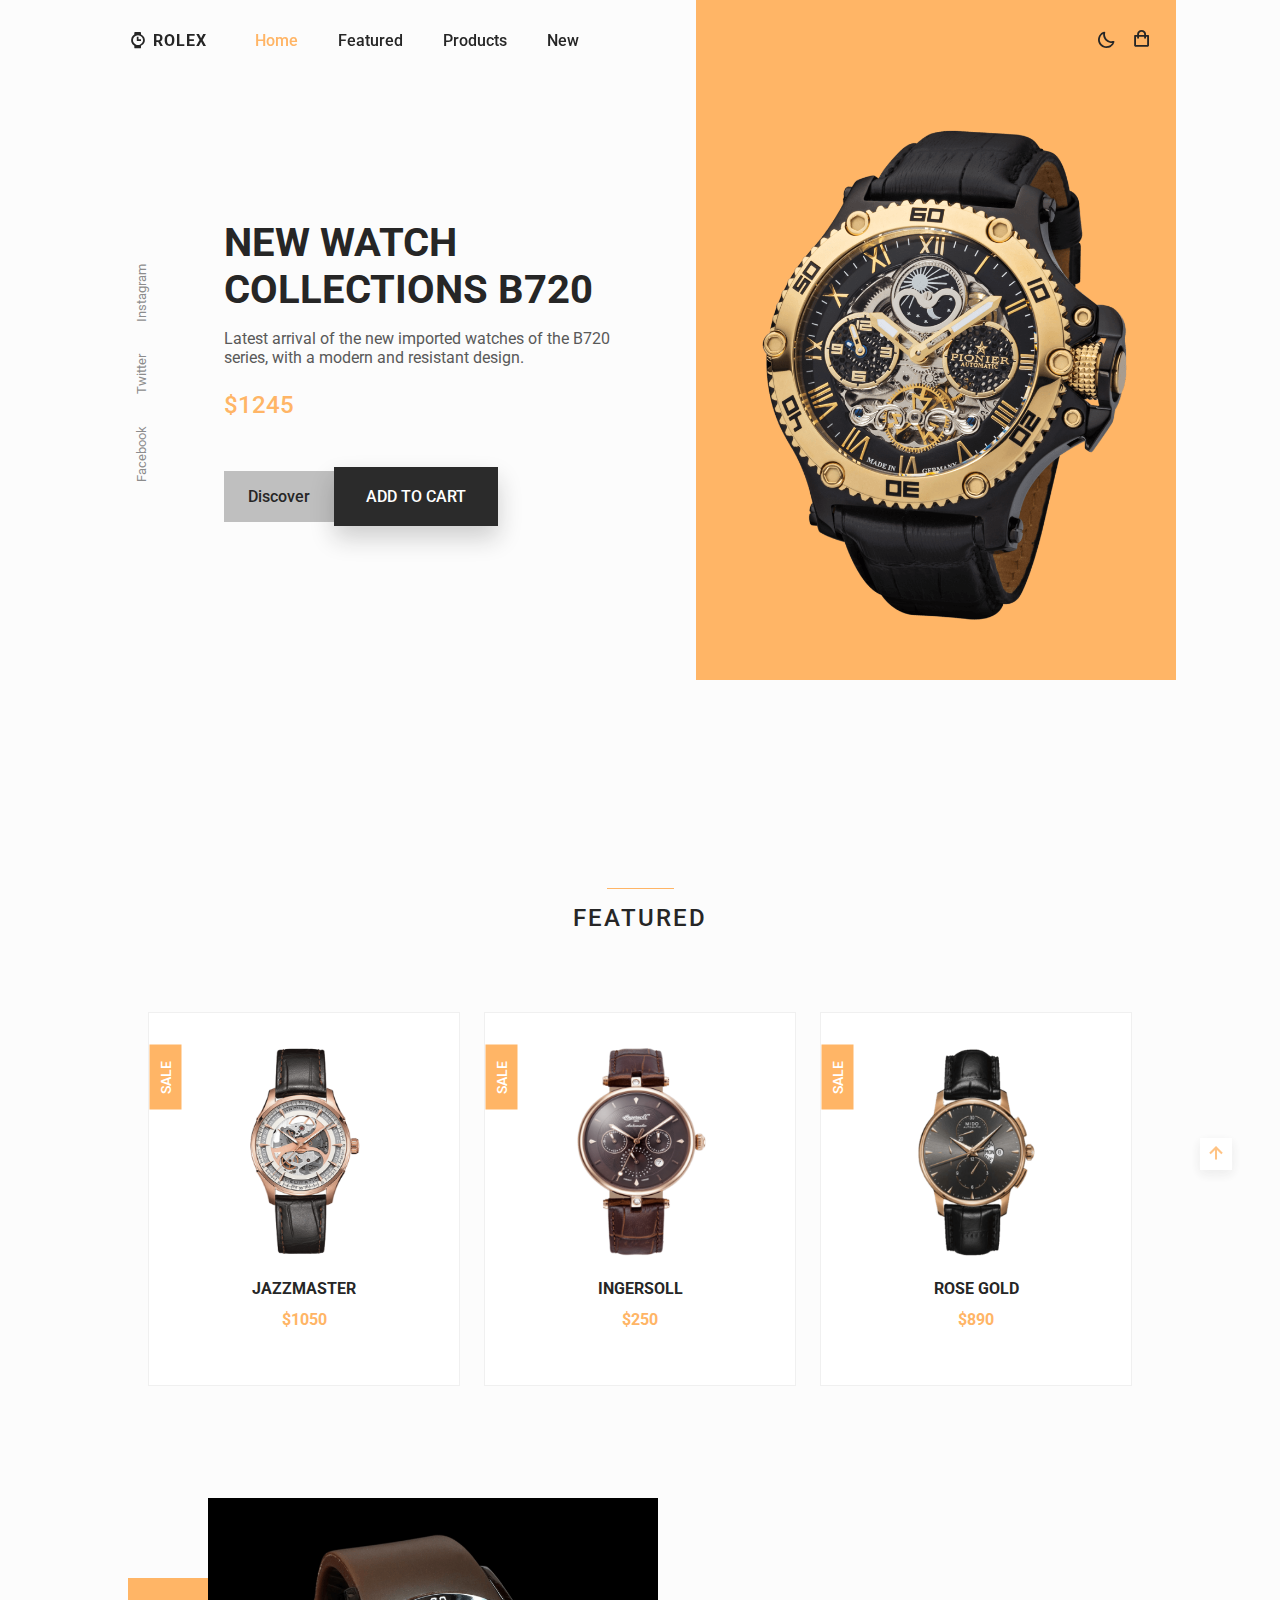
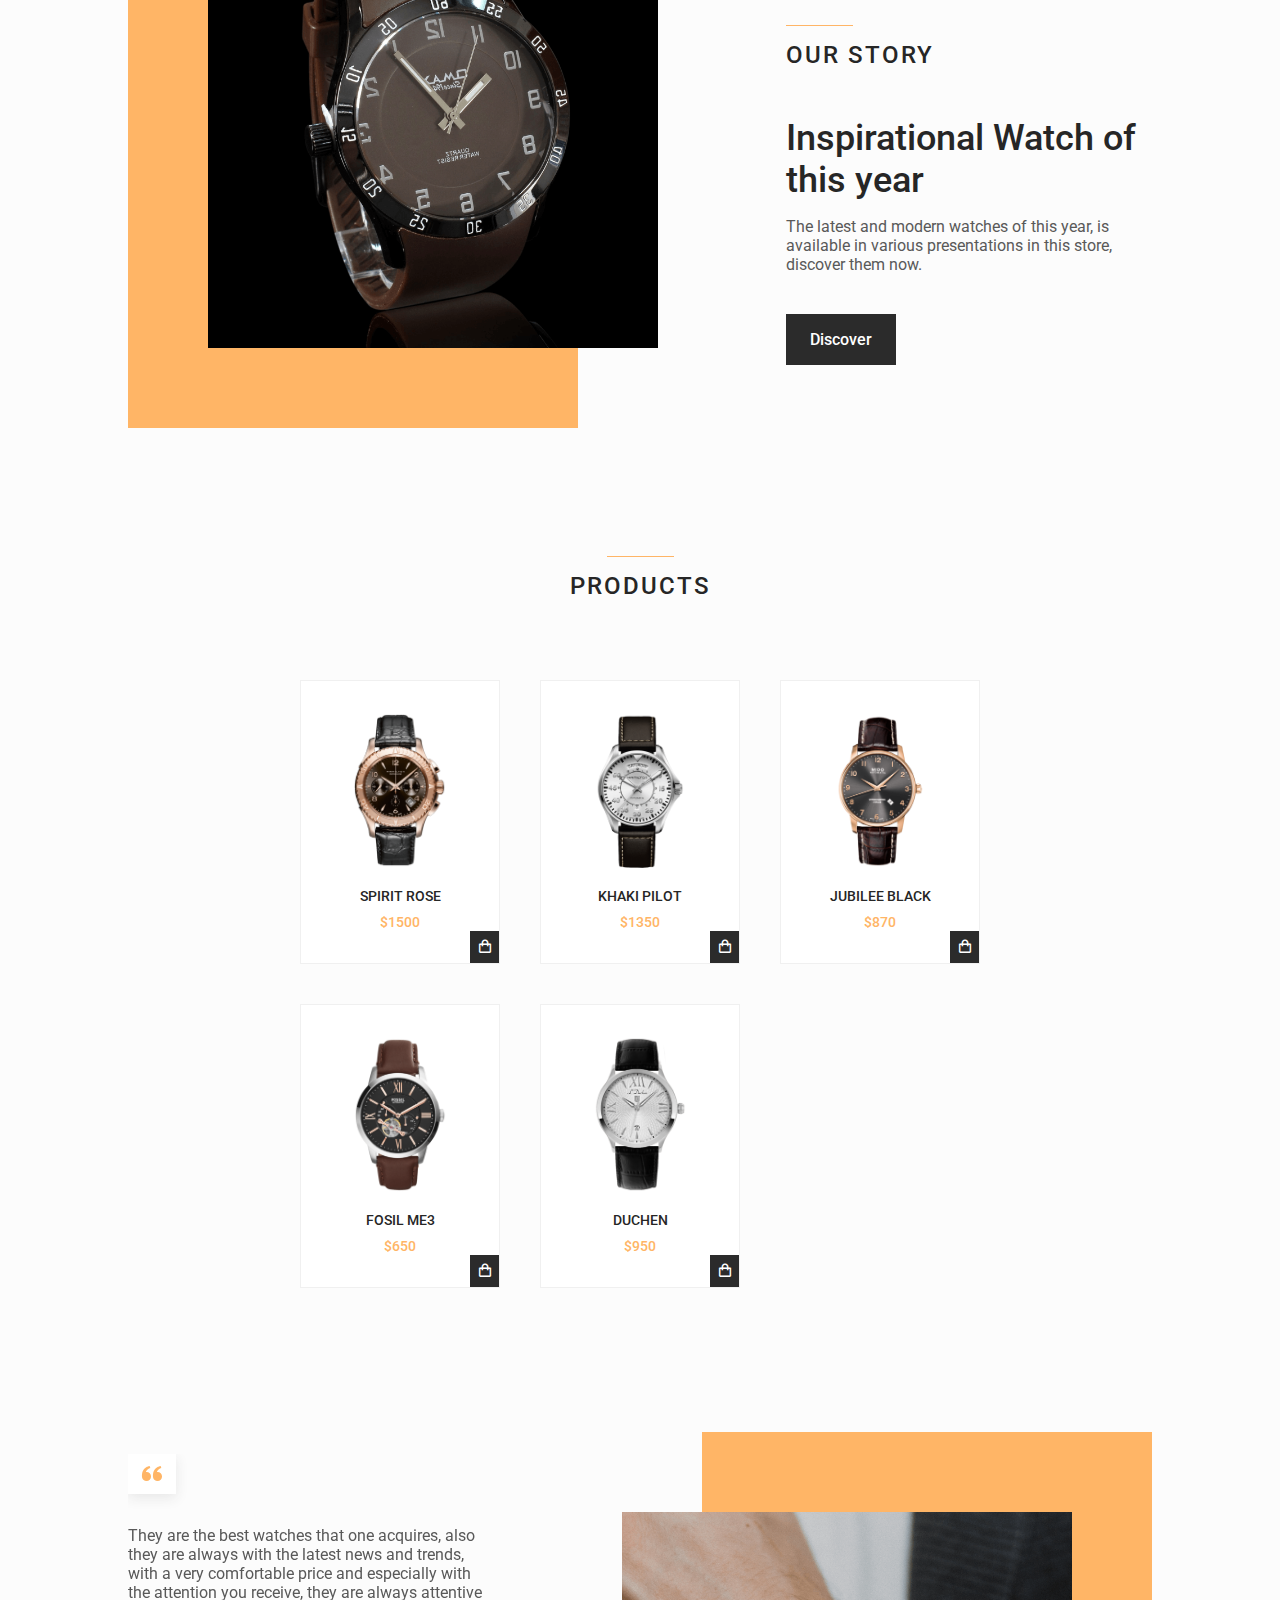
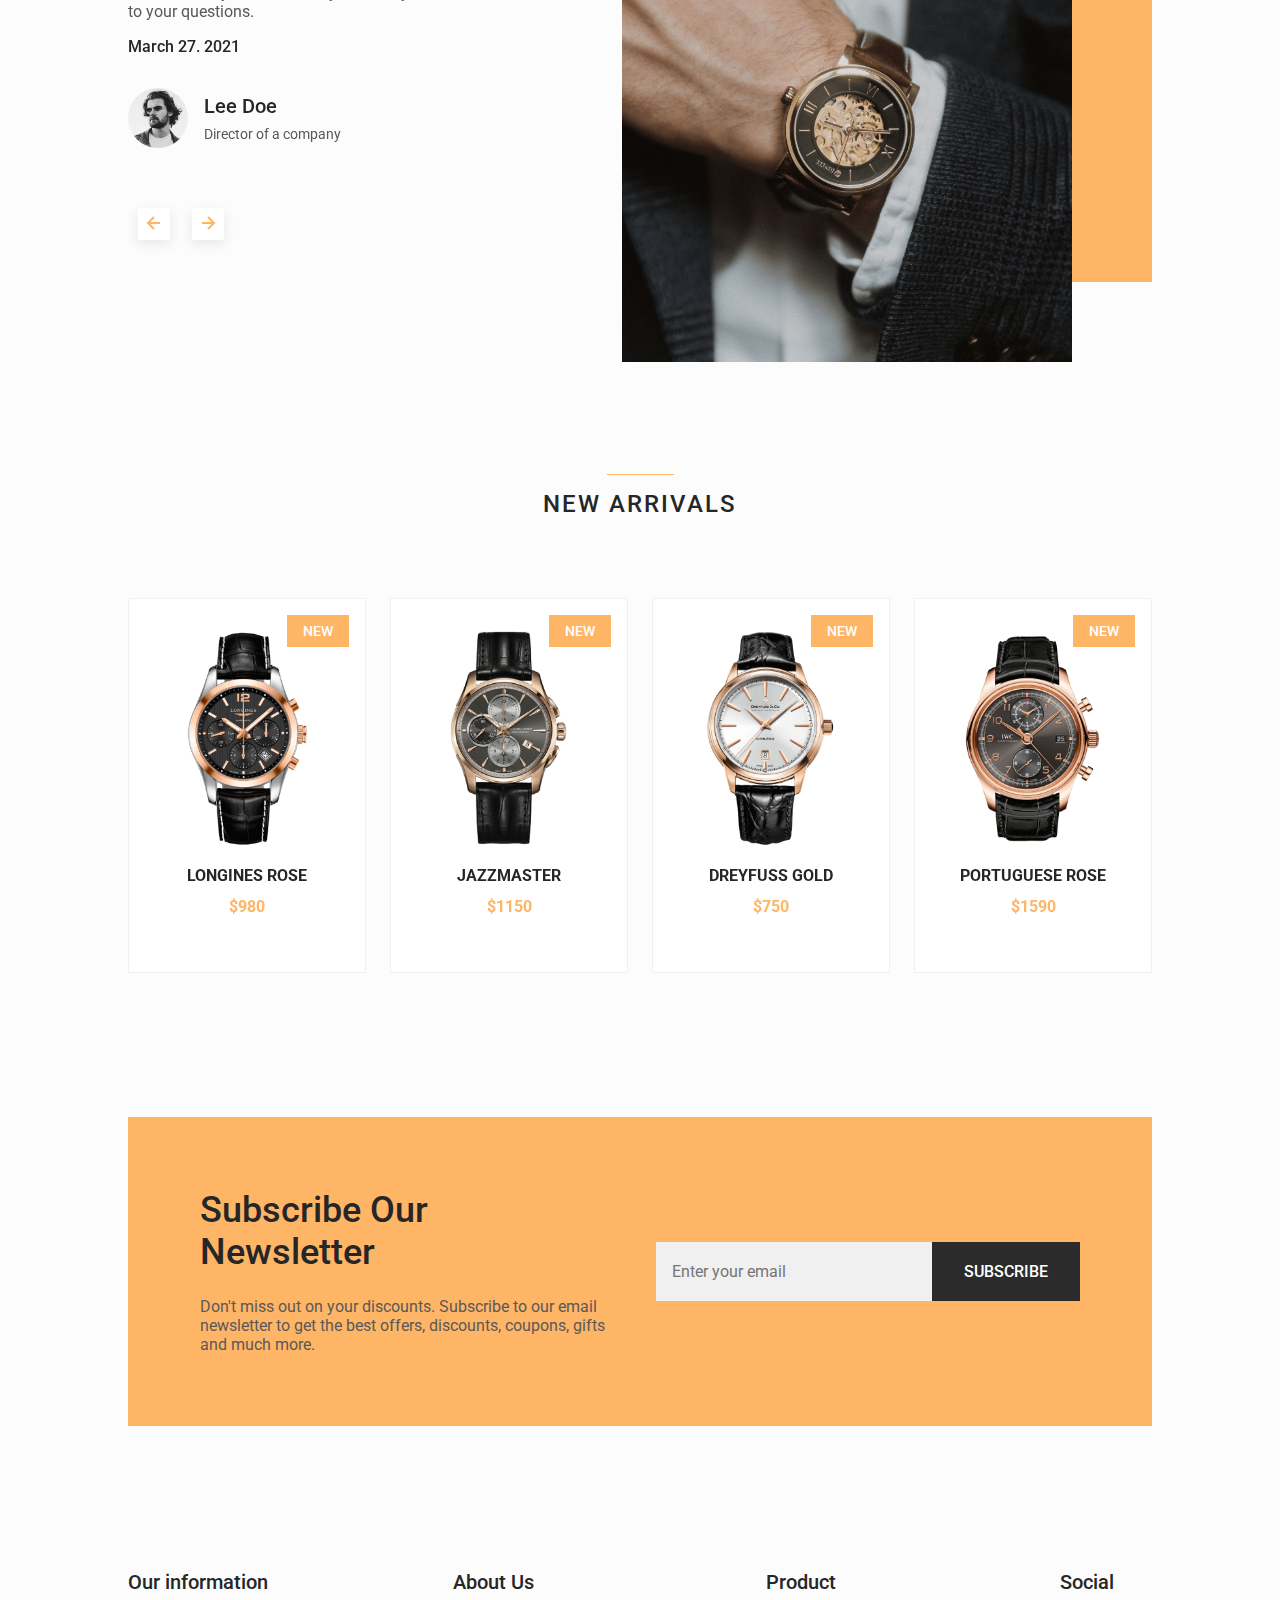
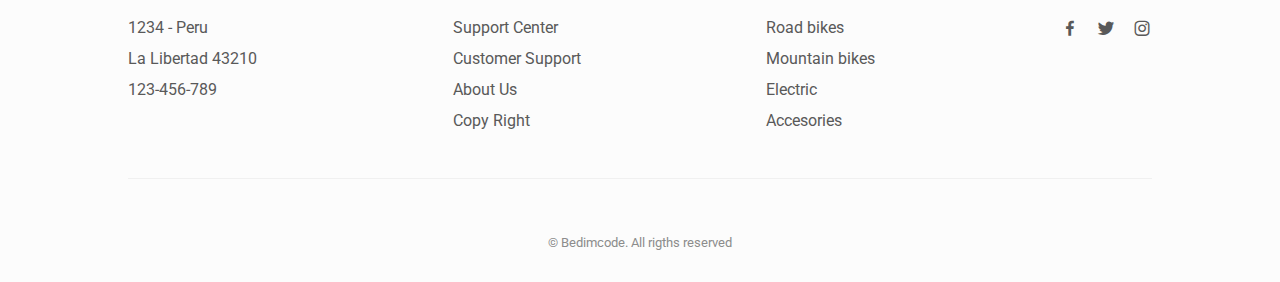
<file: index.html>
<!DOCTYPE html>
    <html lang="en">
    <head>
        <meta charset="UTF-8">
        <meta name="viewport" content="width=device-width, initial-scale=1.0">
<!--hello-->
        <!--=============== FAVICON ===============-->
        <link rel="shortcut icon" href="assets/img/favicon.png" type="image/x-icon">

        <!--=============== BOXICONS ===============-->
        <link rel="stylesheet" href="https://cdn.jsdelivr.net/npm/boxicons@latest/css/boxicons.min.css">

        <!--=============== SWIPER CSS ===============--> 
        <link rel="stylesheet" href="assets/css/swiper-bundle.min.css">

        <!--=============== CSS ===============-->
        <link rel="stylesheet" href="assets/css/styles.css">


        <script src="https://assets.adobedtm.com/4f2e5e0df740/34fead968031/launch-ad6f3553d15d-development.min.js" async></script>

        <title>Responsive watches website - Bedimcode</title>
    </head>
    <body>
        <!--==================== HEADER ====================-->
        <header class="header" id="header">
            <nav class="nav container">
                <a href="#" class="nav__logo">
                    <i class='bx bxs-watch nav__logo-icon'></i> Rolex
                </a>

                <div class="nav__menu" id="nav-menu">
                    <ul class="nav__list">
                        <li class="nav__item">
                            <a href="#home" class="nav__link active-link">Home</a>
                        </li>
                        <li class="nav__item">
                            <a href="#featured" class="nav__link">Featured</a>
                        </li>
                        <li class="nav__item">
                            <a href="#products" class="nav__link">Products</a>
                        </li>
                        <li class="nav__item">
                            <a href="#new" class="nav__link">New</a>
                        </li>
                    </ul>

                    <div class="nav__close" id="nav-close">
                        <i class='bx bx-x' ></i>
                    </div>
                </div>

                <div class="nav__btns">
                    <!-- Theme change button -->
                    <i class='bx bx-moon change-theme' id="theme-button"></i>

                    <div class="nav__shop" id="cart-shop">
                        <i class='bx bx-shopping-bag' ></i>
                    </div>

                    <div class="nav__toggle" id="nav-toggle">
                        <i class='bx bx-grid-alt' ></i>
                    </div>
                </div>
            </nav>
        </header>

        <!--==================== CART ====================-->
        <div class="cart" id="cart">
            <i class='bx bx-x cart__close' id="cart-close"></i>

            <h2 class="cart__title-center">My Cart</h2>

            <div class="cart__container" id="cart_container">
                <article class="cart__card">
                    <div class="cart__box">
                        <img src="assets/img/featured1.png" alt="" class="cart__img">
                    </div>

                    <div class="cart__details">
                        <h3 class="cart__title">Jazzmaster</h3>
                        <span class="cart__price">$1050</span>

                        <div class="cart__amount">
                            <div class="cart__amount-content">
                                <span class="cart__amount-box">
                                    <i class='bx bx-minus' ></i>
                                </span>

                                <span class="cart__amount-number">1</span>

                                <span class="cart__amount-box">
                                    <i class='bx bx-plus' ></i>
                                </span>
                            </div>

                            <i class='bx bx-trash-alt cart__amount-trash' ></i>
                        </div>
                    </div>
                </article>
                
                <article class="cart__card">
                    <div class="cart__box">
                        <img src="assets/img/featured3.png" alt="" class="cart__img">
                    </div>

                    <div class="cart__details">
                        <h3 class="cart__title">Rose Gold</h3>
                        <span class="cart__price">$850</span>

                        <div class="cart__amount">
                            <div class="cart__amount-content">
                                <span class="cart__amount-box">
                                    <i class='bx bx-minus' ></i>
                                </span>

                                <span class="cart__amount-number">1</span>

                                <span class="cart__amount-box">
                                    <i class='bx bx-plus' ></i>
                                </span>
                            </div>

                            <i class='bx bx-trash-alt cart__amount-trash' ></i>
                        </div>
                    </div>
                </article>

                <article class="cart__card">
                    <div class="cart__box">
                        <img src="assets/img/new1.png" alt="" class="cart__img">
                    </div>

                    <div class="cart__details">
                        <h3 class="cart__title">Longines Rose</h3>
                        <span class="cart__price">$980</span>

                        <div class="cart__amount">
                            <div class="cart__amount-content">
                                <span class="cart__amount-box">
                                    <i class='bx bx-minus' ></i>
                                </span>

                                <span class="cart__amount-number">1</span>

                                <span class="cart__amount-box">
                                    <i class='bx bx-plus' ></i>
                                </span>
                            </div>

                            <i class='bx bx-trash-alt cart__amount-trash' ></i>
                        </div>
                    </div>
                </article>
            </div>

            <div class="cart__prices">
                <span class="cart__prices-item">3 items</span>
                <span class="cart__prices-total">$2880</span>
            </div>
        </div>

        <!--==================== MAIN ====================-->
        <main class="main">
            <!--==================== HOME ====================-->
            <section class="home" id="home">
                <div class="home__container container grid">
                    <div class="home__img-bg">
                        <img src="assets/img/home.png" alt="" class="home__img">
                    </div>
    
                    <div class="home__social">
                        <a href="https://www.facebook.com/" target="_blank" class="home__social-link">
                            Facebook
                        </a>
                        <a href="https://twitter.com/" target="_blank" class="home__social-link">
                            Twitter
                        </a>
                        <a href="https://www.instagram.com/" target="_blank" class="home__social-link">
                            Instagram
                        </a>
                    </div>
    
                    <div class="home__data">
                        <h1 class="home__title">NEW WATCH <br> COLLECTIONS B720</h1>
                        <p class="home__description">
                            Latest arrival of the new imported watches of the B720 series, 
                            with a modern and resistant design.
                        </p>
                        <span class="home__price">$1245</span>

                        <div class="home__btns">
                            <a href="#" class="button button--gray button--small">
                                Discover
                            </a>

                            <button class="button home__button">ADD TO CART</button>
                        </div>
                    </div>
                </div>
            </section>

            <!--==================== FEATURED ====================-->
            <section class="featured section container" id="featured">
                <h2 class="section__title">
                    Featured
                </h2>

                <div class="featured__container grid">
                    <article class="featured__card prod">
                        <span class="featured__tag">Sale</span>

                        <img src="assets/img/featured1.png" alt="" class="featured__img">

                        <div class="featured__data">
                            <h3 class="featured__title">Jazzmaster</h3>
                            <span class="featured__price">$1050</span>
                        </div>

                        <button class="button featured__button">ADD TO CART</button>
                    </article>

                    <article class="featured__card prod">
                        <span class="featured__tag">Sale</span>

                        <img src="assets/img/featured2.png" alt="" class="featured__img">

                        <div class="featured__data">
                            <h3 class="featured__title">Ingersoll</h3>
                            <span class="featured__price">$250</span>
                        </div>

                        <button class="button featured__button">ADD TO CART</button>
                    </article>

                    <article class="featured__card prod">
                        <span class="featured__tag">Sale</span>

                        <img src="assets/img/featured3.png" alt="" class="featured__img">

                        <div class="featured__data">
                            <h3 class="featured__title">Rose gold</h3>
                            <span class="featured__price">$890</span>
                        </div>

                        <button class="button featured__button">ADD TO CART</button>
                    </article>
                </div>
            </section>

            <!--==================== STORY ====================-->
            <section class="story section container">
                <div class="story__container grid">
                    <div class="story__data">
                        <h2 class="section__title story__section-title">
                            Our Story
                        </h2>
    
                        <h1 class="story__title">
                            Inspirational Watch of <br> this year
                        </h1>
    
                        <p class="story__description">
                            The latest and modern watches of this year, is available in various 
                            presentations in this store, discover them now.
                        </p>
    
                        <a href="#" class="button button--small">Discover</a>
                    </div>

                    <div class="story__images">
                        <img src="assets/img/story.png" alt="" class="story__img">
                        <div class="story__square"></div>
                    </div>
                </div>
            </section>

            <!--==================== PRODUCTS ====================-->
            <section class="products section container" id="products">
                <h2 class="section__title">
                    Products
                </h2>

                <div class="products__container grid">
                    <article class="products__card prod">
                        <span></span>

                        <img src="assets/img/product1.png" alt="" class="products__img">

                        <div class="products__data">
                            <h3 class="products__title">Spirit rose</h3>
                            <span class="products__price">$1500</span>
                        </div>


                        <button class="products__button">
                            <i class='bx bx-shopping-bag'></i>
                        </button>
                    </article>

                    <article class="products__card prod">
                        <span></span>
                        <img src="assets/img/product2.png" alt="" class="products__img">

                        <div class="products__data">

                        <h3 class="products__title">Khaki pilot</h3>
                        <span class="products__price">$1350</span>
                        </div>
                        <button class="products__button">
                            <i class='bx bx-shopping-bag'></i>
                        </button>
                    </article>

                    <article class="products__card prod">
                        <span></span>
                        <img src="assets/img/product3.png" alt="" class="products__img">

                        <div class="products__data">

                        <h3 class="products__title">Jubilee black</h3>
                        <span class="products__price">$870</span>

                        </div>
                        <button class="products__button">
                            <i class='bx bx-shopping-bag'></i>
                        </button>
                    </article>

                    <article class="products__card prod">
                        <span></span>
                        <img src="assets/img/product4.png" alt="" class="products__img">

                        <div class="products__data">
                        <h3 class="products__title">Fosil me3</h3>
                        <span class="products__price">$650</span>
                    </div>

                        <button class="products__button">
                            <i class='bx bx-shopping-bag'></i>
                        </button>
                    </article>

                    <article class="products__card prod">

                        <span></span>
                        <img src="assets/img/product5.png" alt="" class="products__img">

                        <div class="products__data">
                            
                        <h3 class="products__title">Duchen</h3>
                        <span class="products__price">$950</span>
                        </div>
                        

                        <button class="products__button">
                            <i class='bx bx-shopping-bag'></i>
                        </button>
                    </article>
                </div>
            </section>

            <!--==================== TESTIMONIAL ====================-->
            <section class="testimonial section container">
                <div class="testimonial__container grid">
                    <div class="swiper testimonial-swiper">
                        <div class="swiper-wrapper">
                            <div class="testimonial__card swiper-slide">
                                <div class="testimonial__quote">
                                    <i class='bx bxs-quote-alt-left' ></i>
                                </div>
                                <p class="testimonial__description">
                                    They are the best watches that one acquires, also they are always with the latest 
                                    news and trends, with a very comfortable price and especially with the attention 
                                    you receive, they are always attentive to your questions.
                                </p>
                                <h3 class="testimonial__date">March 27. 2021</h3>
        
                                <div class="testimonial__perfil">
                                    <img src="assets/img/testimonial1.jpg" alt="" class="testimonial__perfil-img">
        
                                    <div class="testimonial__perfil-data">
                                        <span class="testimonial__perfil-name">Lee Doe</span>
                                        <span class="testimonial__perfil-detail">Director of a company</span>
                                    </div>
                                </div>
                            </div>

                            <div class="testimonial__card swiper-slide">
                                <div class="testimonial__quote">
                                    <i class='bx bxs-quote-alt-left' ></i>
                                </div>
                                <p class="testimonial__description">
                                    They are the best watches that one acquires, also they are always with the latest 
                                    news and trends, with a very comfortable price and especially with the attention 
                                    you receive, they are always attentive to your questions.
                                </p>
                                <h3 class="testimonial__date">March 27. 2021</h3>
        
                                <div class="testimonial__perfil">
                                    <img src="assets/img/testimonial2.jpg" alt="" class="testimonial__perfil-img">
        
                                    <div class="testimonial__perfil-data">
                                        <span class="testimonial__perfil-name">Samantha Mey</span>
                                        <span class="testimonial__perfil-detail">Director of a company</span>
                                    </div>
                                </div>
                            </div>

                            <div class="testimonial__card swiper-slide">
                                <div class="testimonial__quote">
                                    <i class='bx bxs-quote-alt-left' ></i>
                                </div>
                                <p class="testimonial__description">
                                    They are the best watches that one acquires, also they are always with the latest 
                                    news and trends, with a very comfortable price and especially with the attention 
                                    you receive, they are always attentive to your questions.
                                </p>
                                <h3 class="testimonial__date">March 27. 2021</h3>
        
                                <div class="testimonial__perfil">
                                    <img src="assets/img/testimonial3.jpg" alt="" class="testimonial__perfil-img">
        
                                    <div class="testimonial__perfil-data">
                                        <span class="testimonial__perfil-name">Raul Zaman</span>
                                        <span class="testimonial__perfil-detail">Director of a company</span>
                                    </div>
                                </div>
                            </div>
                        </div>
                        
                        <div class="swiper-button-next">
                            <i class='bx bx-right-arrow-alt' ></i>
                        </div>
                        <div class="swiper-button-prev">
                            <i class='bx bx-left-arrow-alt' ></i>
                        </div>
                    </div>

                    <div class="testimonial__images">
                        <div class="testimonial__square"></div>
                        <img src="assets/img/testimonial.png" alt="" class="testimonial__img">
                    </div>
                </div>
            </section>

            <!--==================== NEW ====================-->
            <section class="new section container" id="new">
                <h2 class="section__title">
                    New Arrivals
                </h2>
                
                <div class="new__container">
                    <div class="swiper new-swiper">
                        <div class="swiper-wrapper">
                            <article class="new__card swiper-slide prod">
                                <span class="new__tag">New</span>
        
                                <img src="assets/img/new1.png" alt="" class="new__img">
        
                                <div class="new__data">
                                    <h3 class="new__title">Longines rose</h3>
                                    <span class="new__price">$980</span>
                                </div>
        
                                <button class="button new__button">ADD TO CART</button>
                            </article>

                            <article class="new__card swiper-slide prod">
                                <span class="new__tag">New</span>
        
                                <img src="assets/img/new2.png" alt="" class="new__img">
        
                                <div class="new__data">
                                    <h3 class="new__title">Jazzmaster</h3>
                                    <span class="new__price">$1150</span>
                                </div>
        
                                <button class="button new__button">ADD TO CART</button>
                            </article>

                            <article class="new__card swiper-slide prod">
                                <span class="new__tag">New</span>
        
                                <img src="assets/img/new3.png" alt="" class="new__img">
        
                                <div class="new__data">
                                    <h3 class="new__title">Dreyfuss gold</h3>
                                    <span class="new__price">$750</span>
                                </div>
        
                                <button class="button new__button">ADD TO CART</button>
                            </article>

                            <article class="new__card swiper-slide prod">
                                <span class="new__tag">New</span>
        
                                <img src="assets/img/new4.png" alt="" class="new__img">
        
                                <div class="new__data">
                                    <h3 class="new__title">Portuguese rose</h3>
                                    <span class="new__price">$1590</span>
                                </div>
        
                                <button class="button new__button">ADD TO CART</button>
                            </article>                       
                        </div>
                    </div>
                </div>
            </section>

            <!--==================== NEWSLETTER ====================-->
            <section class="newsletter section container">
                <div class="newsletter__bg grid">
                    <div>
                        <h2 class="newsletter__title">Subscribe Our <br> Newsletter</h2>
                        <p class="newsletter__description">
                            Don't miss out on your discounts. Subscribe to our email 
                            newsletter to get the best offers, discounts, coupons, 
                            gifts and much more.
                        </p>
                    </div>

                    <form action="" class="newsletter__subscribe">
                        <input type="email" placeholder="Enter your email" class="newsletter__input">
                        <button class="button">
                            SUBSCRIBE
                        </button>
                    </form>
                </div>
            </section>
        </main>

        <!--==================== FOOTER ====================-->
        <footer class="footer section">
            <div class="footer__container container grid">
                <div class="footer__content">
                    <h3 class="footer__title">Our information</h3>

                    <ul class="footer__list">
                        <li>1234 - Peru</li>
                        <li>La Libertad 43210</li>
                        <li>123-456-789</li>
                    </ul>
                </div>
                <div class="footer__content">
                    <h3 class="footer__title">About Us</h3>

                    <ul class="footer__links">
                        <li>
                            <a href="#" class="footer__link">Support Center</a>
                        </li>
                        <li>
                            <a href="#" class="footer__link">Customer Support</a>
                        </li>
                        <li>
                            <a href="#" class="footer__link">About Us</a>
                        </li>
                        <li>
                            <a href="#" class="footer__link">Copy Right</a>
                        </li>
                    </ul>
                </div>

                <div class="footer__content">
                    <h3 class="footer__title">Product</h3>

                    <ul class="footer__links">
                        <li>
                            <a href="#" class="footer__link">Road bikes</a>
                        </li>
                        <li>
                            <a href="#" class="footer__link">Mountain bikes</a>
                        </li>
                        <li>
                            <a href="#" class="footer__link">Electric</a>
                        </li>
                        <li>
                            <a href="#" class="footer__link">Accesories</a>
                        </li>
                    </ul>
                </div>

                <div class="footer__content">
                    <h3 class="footer__title">Social</h3>

                    <ul class="footer__social">
                        <a href="https://www.facebook.com/" target="_blank" class="footer__social-link">
                            <i class='bx bxl-facebook'></i>
                        </a>

                        <a href="https://twitter.com/" target="_blank" class="footer__social-link">
                            <i class='bx bxl-twitter' ></i>
                        </a>

                        <a href="https://www.instagram.com/" target="_blank" class="footer__social-link">
                            <i class='bx bxl-instagram' ></i>
                        </a>
                    </ul>
                </div>
            </div>

            <span class="footer__copy">&#169; Bedimcode. All rigths reserved</span>
        </footer>

        <!--=============== SCROLL UP ===============-->
        <a href="#" class="scrollup" id="scroll-up"> 
            <i class='bx bx-up-arrow-alt scrollup__icon' ></i>
        </a>

        <!--=============== SWIPER JS ===============-->
        <script src="assets/js/swiper-bundle.min.js"></script>

        <!--=============== MAIN JS ===============-->
        <script src="assets/js/main.js"></script>
    </body>
</html>
</file>
<file: assets/css/styles.css>
/*=============== GOOGLE FONTS ===============*/
@import url("https://fonts.googleapis.com/css2?family=Roboto:wght@400;500;700&display=swap");

/*=============== VARIABLES CSS ===============*/
:root {
  --header-height: 3.5rem;

  /*========== Colors ==========*/
  --first-color: hsl(31, 100%, 70%);
  --button-color: hsl(0, 0%, 17%);
  --button-color-alt: hsl(0, 0%, 21%);
  --title-color: hsl(0, 0%, 15%);
  --text-color: hsl(0, 0%, 35%);
  --text-color-light: hsl(0, 0%, 55%);
  --body-color: hsl(0, 0%, 99%);
  --container-color: #fff;
  --border-color: hsl(0, 0%, 94%);

  /*========== Font and typography ==========*/
  --body-font: 'Roboto', sans-serif;
  --biggest-font-size: 2rem;
  --h1-font-size: 1.5rem;
  --h2-font-size: 1.25rem;
  --h3-font-size: 1rem;
  --normal-font-size: .938rem;
  --small-font-size: .813rem;
  --smaller-font-size: .75rem;

  /*========== Font weight ==========*/
  --font-medium: 500;
  --font-bold: 700;

  /*========== Margenes Bottom ==========*/
  --mb-0-5: .5rem;
  --mb-0-75: .75rem;
  --mb-1: 1rem;
  --mb-1-5: 1.5rem;
  --mb-2: 2rem;
  --mb-2-5: 2.5rem;
  --mb-3: 3rem;

  /*========== z index ==========*/
  --z-tooltip: 10;
  --z-fixed: 100;
}

@media screen and (min-width: 968px) {
  :root {
    --biggest-font-size: 2.5rem;
    --h1-font-size: 2.25rem;
    --h2-font-size: 1.5rem;
    --h3-font-size: 1.25rem;
    --normal-font-size: 1rem;
    --small-font-size: .875rem;
    --smaller-font-size: .813rem;
  }
}

/*=============== BASE ===============*/
* {
  box-sizing: border-box;
  padding: 0;
  margin: 0;
}

html {
  scroll-behavior: smooth;
}

body,
button,
input {
  font-family: var(--body-font);
  font-size: var(--normal-font-size);
}

body {
  margin: 0;
  background-color: var(--body-color);
  color: var(--text-color);
  /*For animation dark mode*/
  transition: .4s;
}

h1, h2, h3, h4 {
  color: var(--title-color);
  font-weight: var(--font-medium);
}

ul {
  list-style: none;
}

a {
  text-decoration: none;
}

img {
  max-width: 100%;
  height: auto;
}

button {
  cursor: pointer;
  border: none;
  outline: none;
}

/*=============== THEME ===============*/
/*========== Variables Dark theme ==========*/
body.dark-theme {
  --first-color: hsl(31, 76%, 74%);
  --button-color: hsl(0, 0%, 24%);
  --button-color-alt: hsl(0, 0%, 28%);
  --title-color: hsl(0, 0%, 95%);
  --text-color: hsl(0, 0%, 75%);
  --body-color: hsl(0, 0%, 12%);
  --container-color: hsl(0, 0%, 16%);
  --border-color: hsl(0, 0%, 20%);
}

/*========== Button Dark/Light ==========*/
.change-theme {
  color: var(--title-color);
  font-size: 1.25rem;
  cursor: pointer;
}

/*========== 
    Color changes in some parts of 
    the website, in dark theme 
==========*/
.dark-theme .change-theme,
.dark-theme .nav__toggle,
.dark-theme .nav__shop,
.dark-theme .button--gray {
  color: hsl(0, 0%, 15%);
}

.dark-theme .scroll-header {
  box-shadow: 0 1px 4px hsla(0, 0%, 4%, .3);
}

.scroll-header .change-theme,
.scroll-header .nav__toggle,
.scroll-header .nav__shop {
  color: var(--title-color);
}

.dark-theme::-webkit-scrollbar {
  background: hsl(0, 0%, 30%);
}

/*=============== REUSABLE CSS CLASSES ===============*/
.container {
  max-width: 1024px;
  margin-left: var(--mb-1-5);
  margin-right: var(--mb-1-5);
}

.grid {
  display: grid;
}

.main {
  overflow: hidden;
}

.section {
  padding: 6.5rem 0 1rem;
}

.section__title {
  position: relative;
  font-size: var(--h3-font-size);
  margin-bottom: var(--mb-3);
  text-transform: uppercase;
  letter-spacing: 2px;
  text-align: center;
}

.section__title::before {
  content: '';
  position: absolute;
  top: -1rem;
  left: 0;
  right: 0;
  margin: 0 auto;
  width: 67px;
  height: 1px;
  background-color: var(--first-color);
}

/*=============== HEADER & NAV ===============*/
.header {
  width: 100%;
  background: transparent;
  position: fixed;
  top: 0;
  left: 0;
  z-index: var(--z-fixed);
  /*For animation dark mode*/
  transition: .4s;
}

.nav {
  height: var(--header-height);
  display: flex;
  justify-content: space-between;
  align-items: center;
}

.nav__logo, 
.nav__toggle, 
.nav__shop, 
.nav__close {
  color: var(--title-color);
}

.nav__logo {
  text-transform: uppercase;
  font-weight: var(--font-bold);
  letter-spacing: 1px;
  display: inline-flex;
  align-items: center;
  column-gap: .25rem;
}

.nav__logo-icon {
  font-size: 1.25rem;
}

.nav__btns {
  display: flex;
  align-items: center;
  column-gap: 1rem;
}

.nav__toggle, 
.nav__shop {
  font-size: 1.25rem;
  cursor: pointer;
}

@media screen and (max-width: 767px) {
  .nav__menu {
    position: fixed;
    background-color: var(--body-color);
    top: 0;
    right: -100%;
    width: 100%;
    height: 100%;
    padding: 6rem 2rem 3.5rem;
    transition: .3s;
  }
}

.nav__list {
  display: flex;
  flex-direction: column;
  align-items: center;
  row-gap: 2rem;
}

.nav__link {
  color: var(--title-color);
  font-weight: var(--font-medium);
  text-transform: uppercase;
  font-size: var(--h2-font-size);
  transition: .3s;
}

.nav__link:hover {
  color: var(--first-color);
}

.nav__close {
  font-size: 2rem;
  position: absolute;
  top: .9rem;
  right: 1.25rem;
  cursor: pointer;
}

/* Show menu */
.show-menu {
  right: 0;
}

/* Change background header */
.scroll-header {
  background-color: var(--body-color);
  box-shadow: 0 1px 4px hsla(0, 4%, 15%, .10);
}

/* Active link */
.active-link {
  color: var(--first-color);
}

/*=============== HOME ===============*/
.home__container {
  position: relative;
  row-gap: 2.5rem;
}

.home__img {
  width: 240px;
}

.home__img-bg {
  background-color: var(--first-color);
  width: 258px;
  height: 430px;
  padding-bottom: 2rem;
  display: flex;
  justify-content: center;
  align-items: flex-end;
  justify-self: flex-end;
  transform: translateX(1.5rem);
}

.home__social {
  position: absolute;
  top: 35%;
  left: -5rem;
  transform: rotate(-90deg);
  display: flex;
  column-gap: 1rem;
}

.home__social-link {
  font-size: var(--smaller-font-size);
  color: var(--text-color-light);
  transition: .3s;
}

.home__social-link:hover {
  color: var(--title-color);
}

.home__title {
  font-size: var(--biggest-font-size);
  font-weight: var(--font-bold);
  margin-bottom: var(--mb-1);
}

.home__description {
  margin-bottom: var(--mb-1-5);
}

.home__price {
  display: inline-block;
  font-size: var(--h2-font-size);
  font-weight: var(--font-medium);
  color: var(--first-color);
  margin-bottom: var(--mb-3);
}

.home__btns {
  display: flex;
  align-items: center;
}

.home__button {
  box-shadow: 0 12px 24px hsla(0, 0%, 10%, .2);
}

/*=============== BUTTONS ===============*/
.button {
  display: inline-block;
  background-color: var(--button-color);
  color: #FFF;
  padding: 1.25rem 2rem;
  font-weight: var(--font-medium);
  transition: .3s;
}

.button:hover {
  background-color: var(--button-color-alt);
}

.button--gray {
  background-color: hsl(0, 0%, 75%);
  color: var(--title-color);
}

.button--gray:hover {
  background-color: hsl(0, 0%, 63%);
}

.button--small {
  padding: 1rem 1.5rem;
}

/*=============== FEATURED ===============*/
.featured__container {
  row-gap: 2.5rem;
}

.featured__card {
  position: relative;
  text-align: center;
  background-color: var(--container-color);
  padding-top: 2rem;
  border: 1px solid var(--border-color);
  overflow-y: hidden;
  transition: .3s;
}

.featured__tag {
  background-color: var(--first-color);
  padding: .5rem 1rem;
  color: #fff;
  text-transform: uppercase;
  font-size: var(--small-font-size);
  font-weight: var(--font-medium);
  position: absolute;
  transform: rotate(-90deg);
  left: -1rem;
  top: 3rem;
}

.featured__img {
  height: 214px;
  margin-bottom: var(--mb-1);
}

.featured__title, 
.featured__price {
  font-size: var(--h3-font-size);
  font-weight: var(--font-bold);
}

.featured__title {
  text-transform: uppercase;
  margin-bottom: var(--mb-0-75);
}

.featured__price {
  display: block;
  color: var(--first-color);
  transition: .3s;
}

.featured__button {
  font-size: var(--small-font-size);
  transform: translateY(1rem);
  opacity: 0;
}

.featured__card:hover {
  box-shadow: 0 12px 32px hsla(0, 0%, 20%, .1);
  padding: 2rem 0 3rem 0;
}

.featured__card:hover .featured__button {
  transform: translateY(0);
  opacity: 1;
}

.featured__card:hover .featured__price {
  margin-bottom: var(--mb-1-5);
}

/*=============== STORY ===============*/
.story__container {
  row-gap: 7.5rem;
}

.story__title {
  font-size: var(--h1-font-size);
  margin-bottom: var(--mb-1);
}

.story__description {
  margin-bottom: var(--mb-2-5);
}

.story__images {
  position: relative;
}

.story__img, 
.story__square {
  width: 250px;
}

.story__square {
  height: 250px;
  background-color: var(--first-color);
}

.story__img {
  position: absolute;
  left: 3rem;
  top: -3rem;
}

/*=============== PRODUCTS ===============*/
.products__container {
  grid-template-columns: repeat(2, 1fr);
  gap: 2rem;
}

.products__card {
  position: relative;
  background-color: var(--container-color);
  padding: 1.25rem 0;
  border: 1px solid var(--border-color);
  text-align: center;
  transition: .3s;
}

.products__img {
  height: 125px;
  margin-bottom: var(--mb-1);
}

.products__title, 
.products__price {
  font-size: var(--small-font-size);
  font-weight: var(--font-medium);
}

.products__title {
  text-transform: uppercase;
  margin-bottom: var(--mb-0-5);
}

.products__price {
  color: var(--first-color);
}

.products__button {
  background-color: var(--button-color);
  padding: .4rem;
  color: #fff;
  font-size: 1rem;
  position: absolute;
  right: 0;
  bottom: 0;
  transition: .3s;
}

.products__button:hover {
  background-color: var(--button-color-alt);
}

.products__card:hover {
  box-shadow: 0 8px 32px hsla(0, 0%, 10%, .1);
}

/*=============== TESTIMONIAL ===============*/
.testimonial__container {
  row-gap: 4rem;
}

.testimonial__quote {
  display: inline-flex;
  background-color: var(--container-color);
  padding: .5rem .75rem;
  font-size: 1.5rem;
  color: var(--first-color);
  box-shadow: 0 4px 12px hsla(0, 0%, 20%, .1);
  margin-bottom: var(--mb-2);
}

.testimonial__description {
  margin-bottom: var(--mb-1);
}

.testimonial__date {
  font-size: var(--normal-font-size);
  margin-bottom: var(--mb-2);
}

.testimonial__perfil {
  display: flex;
  align-items: center;
  column-gap: 1rem;
  margin-bottom: 7rem;
}

.testimonial__perfil-img {
  width: 60px;
  height: 60px;
  border-radius: 3rem;
}

.testimonial__perfil-data {
  display: flex;
  flex-direction: column;
  row-gap: .5rem;
}

.testimonial__perfil-name {
  font-size: var(--h3-font-size);
  font-weight: var(--font-medium);
  color: var(--title-color);
}

.testimonial__perfil-detail {
  font-size: var(--small-font-size);
}

.testimonial__images {
  position: relative;
}

.testimonial__img, 
.testimonial__square {
  width: 250px;
}

.testimonial__square {
  height: 250px;
  background-color: var(--first-color);
  margin-left: auto;
}

.testimonial__img {
  position: absolute;
  right: 2rem;
  top: 3rem;
}

.testimonial-swiper {
  margin-left: initial;
  margin-right: initial;
}

.swiper-button-prev:after,
.swiper-button-next:after {
  content: '';
}

/* Swiper class */
.swiper-button-next,
.swiper-button-prev {
  top: initial;
  bottom: 5%;
  width: initial;
  height: initial;
  background-color: var(--container-color);
  box-shadow: 0 4px 12px hsla(0, 0%, 20%, .1);
  padding: .25rem;
  font-size: 1.5rem;
  color: var(--first-color);
}

.swiper-button-next {
  right: initial;
  left: 4rem;
}

/*=============== NEW ===============*/
.new__card {
  position: relative;
  text-align: center;
  background-color: var(--container-color);
  padding-top: 2rem;
  border: 1px solid var(--border-color);
  overflow-y: hidden;
  transition: .3s;
}

.new__tag {
  background-color: var(--first-color);
  padding: .5rem 1rem;
  color: #fff;
  text-transform: uppercase;
  font-size: var(--small-font-size);
  font-weight: var(--font-medium);
  position: absolute;
  top: 1rem;
  right: 1rem;
  transition: .3s;
}

.new__img {
  height: 215px;
  margin-bottom: var(--mb-1);
}

.new__title, 
.new__price {
  font-size: var(--h3-font-size);
  font-weight: var(--font-bold);
}

.new__title {
  text-transform: uppercase;
  margin-bottom: var(--mb-0-75);
}

.new__price {
  display: block;
  color: var(--first-color);
  transition: .3s;
}

.new__button {
  font-size: var(--small-font-size);
  transform: translateY(1rem);
  opacity: 0;
}

.new__card:hover {
  background-color: var(--first-color);
  box-shadow: 0 12px 32px hsla(0, 0%, 20%, .1);
  padding: 2rem 0 3rem 0;
}

.new__card:hover .new__tag {
  background-color: var(--button-color);
}

.new__card:hover .new__button {
  transform: translateY(0);
  opacity: 1;
}

.new__card:hover .new__title {
  color: hsl(0, 0%, 15%);
}

.new__card:hover .new__price {
  color: hsl(0, 0%, 15%);
  margin-bottom: var(--mb-1-5);
}

/*=============== NEWSLETTER ===============*/
.newsletter__bg {
  background-color: var(--first-color);
  padding: 3rem 1.5rem;
  text-align: center;
  row-gap: 2.5rem;
}

.newsletter__title {
  font-size: var(--h1-font-size);
  color: hsl(0, 0%, 15%);
  margin-bottom: var(--mb-1-5);
}

.newsletter__description {
  color: hsl(0, 0%, 35%);
}

.newsletter__subscribe {
  display: flex;
  flex-direction: column;
  row-gap: .75rem;
}

.newsletter__input {
  border: none;
  outline: none;
  background-color: hsl(0, 0%, 94%);
  padding: 1.25rem 1rem;
  color: hsl(0, 0%, 15%);
}

/*=============== FOOTER ===============*/
.footer__container {
  row-gap: 2rem;
  border-bottom: 1px solid var(--border-color);
  padding-bottom: 3rem;
}

.footer__title {
  font-size: var(--h2-font-size);
  margin-bottom: var(--mb-1-5);
}

.footer__list, 
.footer__links {
  display: flex;
  flex-direction: column;
  row-gap: .75rem;
}

.footer__link {
  color: var(--text-color);
}

.footer__link:hover {
  color: var(--title-color);
}

.footer__social {
  display: flex;
  column-gap: 1rem;
}

.footer__social-link {
  font-size: 1.25rem;
  color: var(--text-color);
}

.footer__social-link:hover {
  color: var(--title-color);
}

.footer__copy {
  display: block;
  margin: 3.5rem 0 1rem 0;
  text-align: center;
  font-size: var(--smaller-font-size);
  color: var(--text-color-light);
}

/*=============== SCROLL UP ===============*/
.scrollup {
  position: fixed;
  right: 1rem;
  bottom: -30%;
  background-color: var(--container-color);
  box-shadow: 0 4px 12px hsla(0, 0%, 20%, .1);
  display: inline-flex;
  padding: .25rem;
  z-index: var(--z-tooltip);
  opacity: .8;
  transition: .4s;
}

.scrollup:hover {
  opacity: 1;
}

.scrollup__icon {
  font-size: 1.5rem;
  color: var(--first-color);
}

/* Show Scroll Up*/
.show-scroll {
  bottom: 3rem;
}

/*=============== SCROLL BAR ===============*/
::-webkit-scrollbar {
  width: .6rem;
  background: hsl(0, 0%, 74%);
}

::-webkit-scrollbar-thumb {
  background: hsl(0, 0%, 17%);
}

/*=============== CART ===============*/
.cart {
  position: fixed;
  background-color: var(--body-color);
  z-index: var(--z-fixed);
  width: 100%;
  height: 100%;
  top: 0;
  right: -100%;
  padding: 3.5rem 2rem;
  transition: .4s;
}

.cart__title-center {
  font-size: var(--h2-font-size);
  text-align: center;
  margin-bottom: var(--mb-3);
}

.cart__close {
  font-size: 2rem;
  color: var(--title-color);
  position: absolute;
  top: 1.25rem;
  right: .9rem;
  cursor: pointer;
}

.cart__container {
  display: grid;
  row-gap: 1.5rem;
}

.cart__card {
  display: flex;
  align-items: center;
  column-gap: 1rem;
}

.cart__box {
  background-color: var(--container-color);
  padding: .75rem 1.25rem;
  border: 1px solid var(--border-color);
}

.cart__img {
  width: 50px;
}

.cart__title {
  font-size: var(--normal-font-size);
  margin-bottom: .5rem;
}

.cart__price {
  display: block;
  font-size: var(--small-font-size);
  color: var(--first-color);
  margin-bottom: var(--mb-1-5);
}

.cart__amount,
.cart__amount-content{
  display: flex;
  align-items: center;
}

.cart__amount{
  column-gap: 3rem;
}

.cart__amount-content{
  column-gap: 1rem;
}

.cart__amount-box {
  display: inline-flex;
  padding: .25rem;
  background-color: var(--container-color);
  border: 1px solid var(--border-color);
  cursor: pointer;
}

.cart__amount-trash {
  font-size: 1.15rem;
  color: var(--first-color);
  cursor: pointer;
}

.cart__prices {
  margin-top: 6rem;
  display: flex;
  justify-content: space-between;
}

.cart__prices-item, 
.cart__prices-total {
  color: var(--title-color);
}

.cart__prices-item {
  font-size: var(--small-font-size);
}

.cart__prices-total {
  font-size: var(--h3-font-size);
  font-weight: var(--font-medium);
}

/* Show cart */
.show-cart {
  right: 0;
}

/*=============== BREAKPOINTS ===============*/
/* For small devices */
@media screen and (max-width: 320px) {
  .container {
    margin-left: var(--mb-1);
    margin-right: var(--mb-1);
  }
  .home__img-bg {
    width: 220px;
  }
  .home__title {
    font-size: var(--h1-font-size);
  }
  .home__button {
    font-size: var(--smaller-font-size);
  }

  .story__square,
  .story__img,
  .testimonial__square,
  .testimonial__img {
    width: 180px;
  }

  .story__square,
  .testimonial__square {
    height: 180px;
  }

  .products__container {
    grid-template-columns: repeat(1, 180px);
    justify-content: center;
  }
}

/* For medium devices */
@media screen and (min-width: 576px) {
  .home__img-bg {
    width: 340px;
  }

  .featured__container {
    grid-template-columns: repeat(2, 1fr);
    justify-content: center;
    align-items: flex-start;
    gap: 1.5rem;
  }

  .footer__container {
    grid-template-columns: repeat(2, 1fr);
  }
}

@media screen and (min-width: 767px) {
  .section {
    padding: 8rem 0 1rem;
  }

  .cart {
    width: 420px;
    box-shadow: -2px 0 4px hsla(0, 0%, 15%, .1);
  }

  .nav {
    height: calc(var(--header-height) + 1.5rem);
    justify-content: initial;
    column-gap: 3rem;
  }
  .nav__toggle, 
  .nav__close {
    display: none;
  }
  .nav__list {
    flex-direction: row;
    column-gap: 2.5rem;
  }
  .nav__link {
    text-transform: initial;
    font-size: var(--normal-font-size);
  }
  .nav__btns {
    margin-left: auto;
  }

  .home__container {
    padding-top: 6rem;
    grid-template-columns: 1fr max-content;
    align-items: center;
  }
  .home__img-bg {
    order: 1;
    transform: translate(1.5rem, -6rem);
  }
  .home__data {
    padding: 0 0 3rem 6rem;
  }
  .home__social {
    top: 47%;
    column-gap: 2rem;
  }

  .featured__title,
  .featured__price,
  .new__title,
  .new__price {
    font-size: var(--normal-font-size);
  }

  .story__container,
  .testimonial__container,
  .newsletter__bg {
    grid-template-columns: repeat(2, 1fr);
    align-items: center;
  }

  .story__section-title {
    text-align: initial;
  }
  .story__section-title::before {
    margin: initial;
  }
  .story__images {
    order: -1;
  }

  .products__container {
    grid-template-columns: repeat(3, 200px);
    justify-content: center;
    gap: 2.5rem;
  }
  .products__card {
    padding: 2rem 0;
  }
  .products__img {
    height: 155px;
  }

  .newsletter__bg {
    text-align: initial;
    column-gap: 2rem;
    padding: 4.5rem;
  }
  .newsletter__subscribe {
    flex-direction: row;
  }
  .newsletter__input {
    width: 100%;
  }

  .footer__container {
    grid-template-columns: repeat(4, max-content);
    justify-content: space-between;
  }
  .footer__title {
    font-size: var(--h3-font-size);
  }
}

@media screen and (min-width: 992px) {
  .section__title {
    font-size: var(--h2-font-size);
  }

  .home__container {
    column-gap: 2rem;
  }
  .home__img-bg {
    width: 480px;
    height: 680px;
  }
  .home__img {
    width: 420px;
  }
  .home__social {
    left: -6rem;
  }
  .home__data {
    padding: 0 0 8rem 6rem;
  }

  .featured__container {
    grid-template-columns: repeat(3, 312px);
    padding-top: 2rem;
  }
  
  .story__container,
  .testimonial__container {
    column-gap: 8rem;
  }

  .story__square,
  .story__img,
  .testimonial__square,
  .testimonial__img {
    width: 450px;
  }

  .story__square,
  .testimonial__square {
    height: 450px;
  }

  .products__container,
  .new__container {
    padding-top: 2rem;
  }

  .testimonial__container {
    padding-bottom: 4rem;
  }
}

/* For large devices */
@media screen and (min-width: 1024px) {
  .container {
    margin-left: auto;
    margin-right: auto;
  }
  
  .story__container,
  .testimonial__container {
    column-gap: 13rem;
  }

  .story__container {
    padding-top: 3rem;
  }
  .story__img {
    left: 5rem;
    top: -5rem;
  }

  .testimonial__img {
    right: 5rem;
    top: 5rem;
  }

  .scrollup {
    right: 3rem;
  }
}

.prod:hover{
      cursor: pointer;
}
</file>
